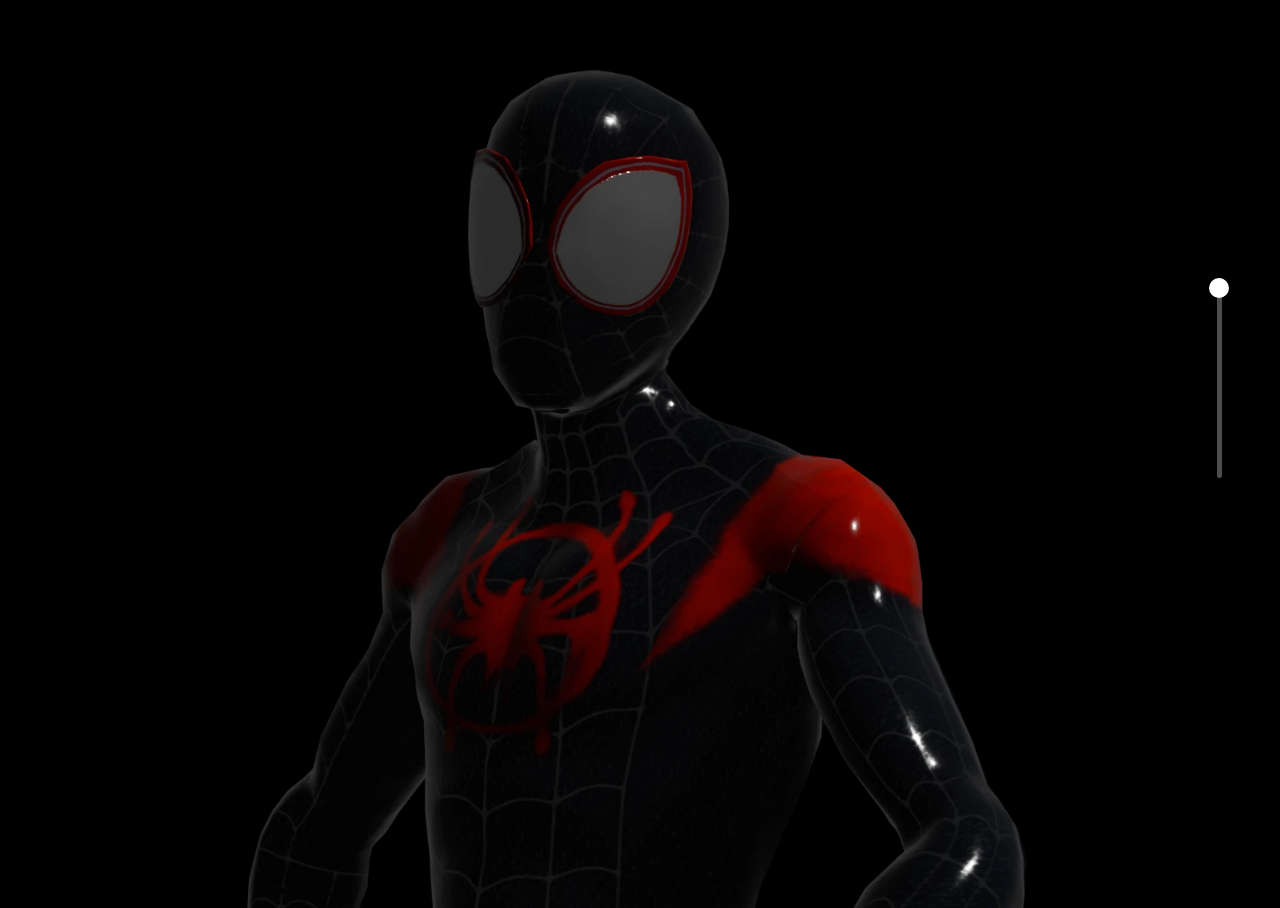
<file: testing/index.html>
<!DOCTYPE html>
<html lang="en">

<head>
  <meta charset="UTF-8">
  <meta name="viewport" content="width=device-width, initial-scale=1.0">
  <title>Spider</title>
  <script defer src="index.js"></script>
  <script defer src="scrollbar.js"></script>
  <link rel="stylesheet" href="./index.css">
</head>

<body>
  <div id="spiderman" class="spiderman"></div>
  <div class="scrollbar">
    <div class="tracker" id="tracker"></div>
  </div>

</body>

</html>
</file>
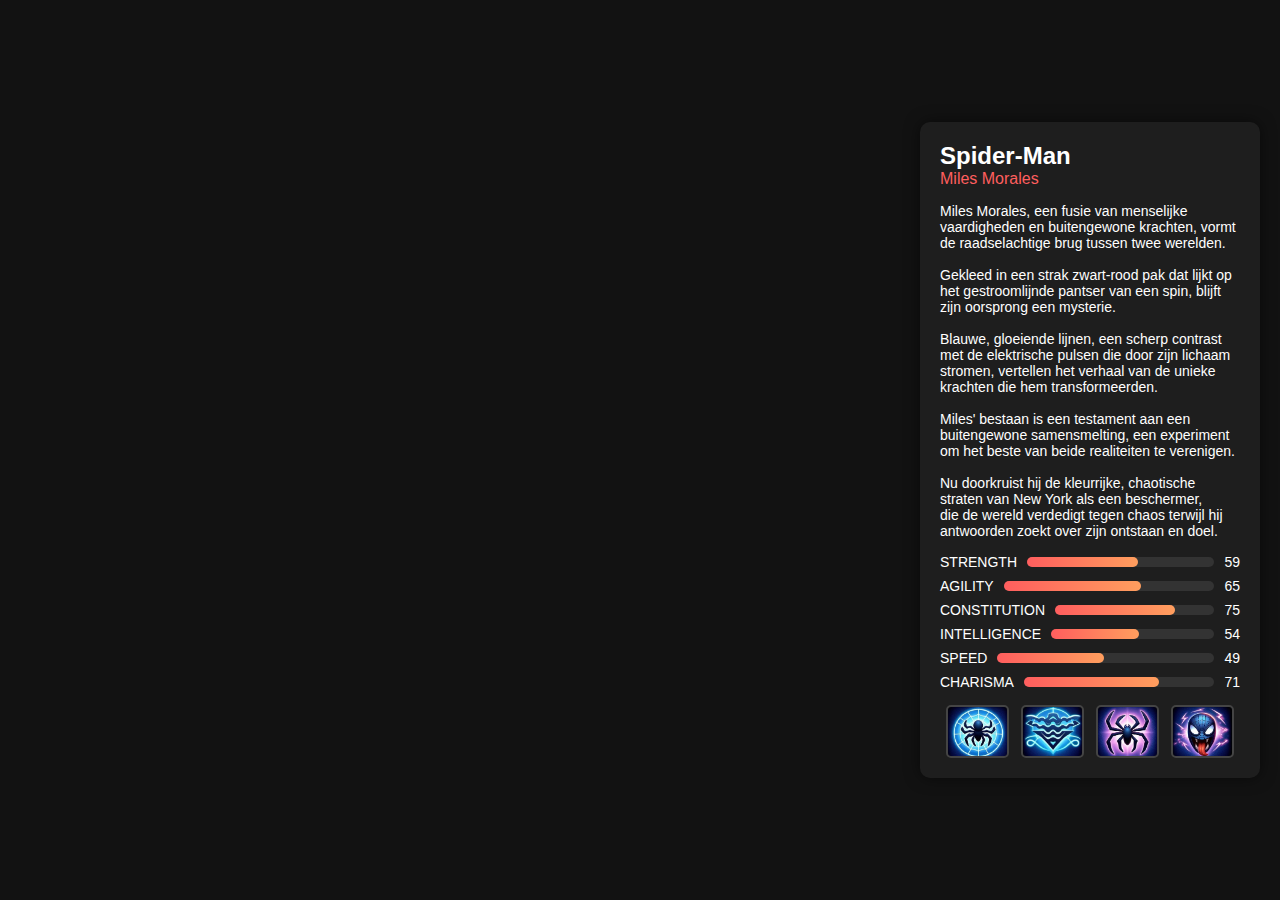
<file: ahmad.html>
<!DOCTYPE html>
<html lang="en">

<head>
  <meta charset="UTF-8">
  <meta name="viewport" content="width=device-width, initial-scale=1.0">
  <title>Character Info - Xerak</title>
  <link rel="stylesheet" href="./moviemaker/css/char-info.css">
</head>

<body>
  <div class="character-card">
    <div class="character-name">Spider-Man </div>
    <div class="character-role">Miles Morales</div>
    <div class="character-description">
      Miles Morales, een fusie van menselijke vaardigheden en buitengewone krachten, vormt de raadselachtige brug tussen
      twee werelden.<br><br> Gekleed in een strak zwart-rood pak dat lijkt op het gestroomlijnde pantser van een spin,
      blijft
      zijn oorsprong een mysterie.<br><br> Blauwe, gloeiende lijnen, een scherp contrast met de elektrische pulsen die
      door zijn
      lichaam stromen, vertellen het verhaal van de unieke krachten die hem transformeerden.<br><br> Miles' bestaan is
      een
      testament aan een buitengewone samensmelting, een experiment om het beste van beide realiteiten te
      verenigen.<br><br> Nu
      doorkruist hij de kleurrijke, chaotische straten van New York als een beschermer, <br>die de wereld verdedigt
      tegen
      chaos terwijl hij antwoorden zoekt over zijn ontstaan en doel.
    </div>
    <div class="attribute">
      <span>STRENGTH</span>
      <div class="bar">
        <div class="bar-inner" style="width: 59%;"></div>
      </div>
      <span>59</span>
    </div>
    <div class="attribute">
      <span>AGILITY</span>
      <div class="bar">
        <div class="bar-inner" style="width: 65%;"></div>
      </div>
      <span>65</span>
    </div>
    <div class="attribute">
      <span>CONSTITUTION</span>
      <div class="bar">
        <div class="bar-inner" style="width: 75%;"></div>
      </div>
      <span>75</span>
    </div>
    <div class="attribute">
      <span>INTELLIGENCE</span>
      <div class="bar">
        <div class="bar-inner" style="width: 54%;"></div>
      </div>
      <span>54</span>
    </div>
    <div class="attribute">
      <span>SPEED</span>
      <div class="bar">
        <div class="bar-inner" style="width: 49%;"></div>
      </div>
      <span>49</span>
    </div>
    <div class="attribute">
      <span>CHARISMA</span>
      <div class="bar">
        <div class="bar-inner" style="width: 71%;"></div>
      </div>
      <span>71</span>
    </div>
    <div class="skills">
      <div class="skill-icon" style="background-image: url('./moviemaker/media/superpower1.jpg');"></div>
      <div class="skill-icon" style="background-image: url('./moviemaker/media/superpower2.jpg');"></div>
      <div class="skill-icon" style="background-image: url('./moviemaker/media/superpower3.jpg');"></div>
      <div class="skill-icon" style="background-image: url('./moviemaker/media/superpower4.jpg');"></div>
    </div>
  </div>
</body>

</html>
</file>
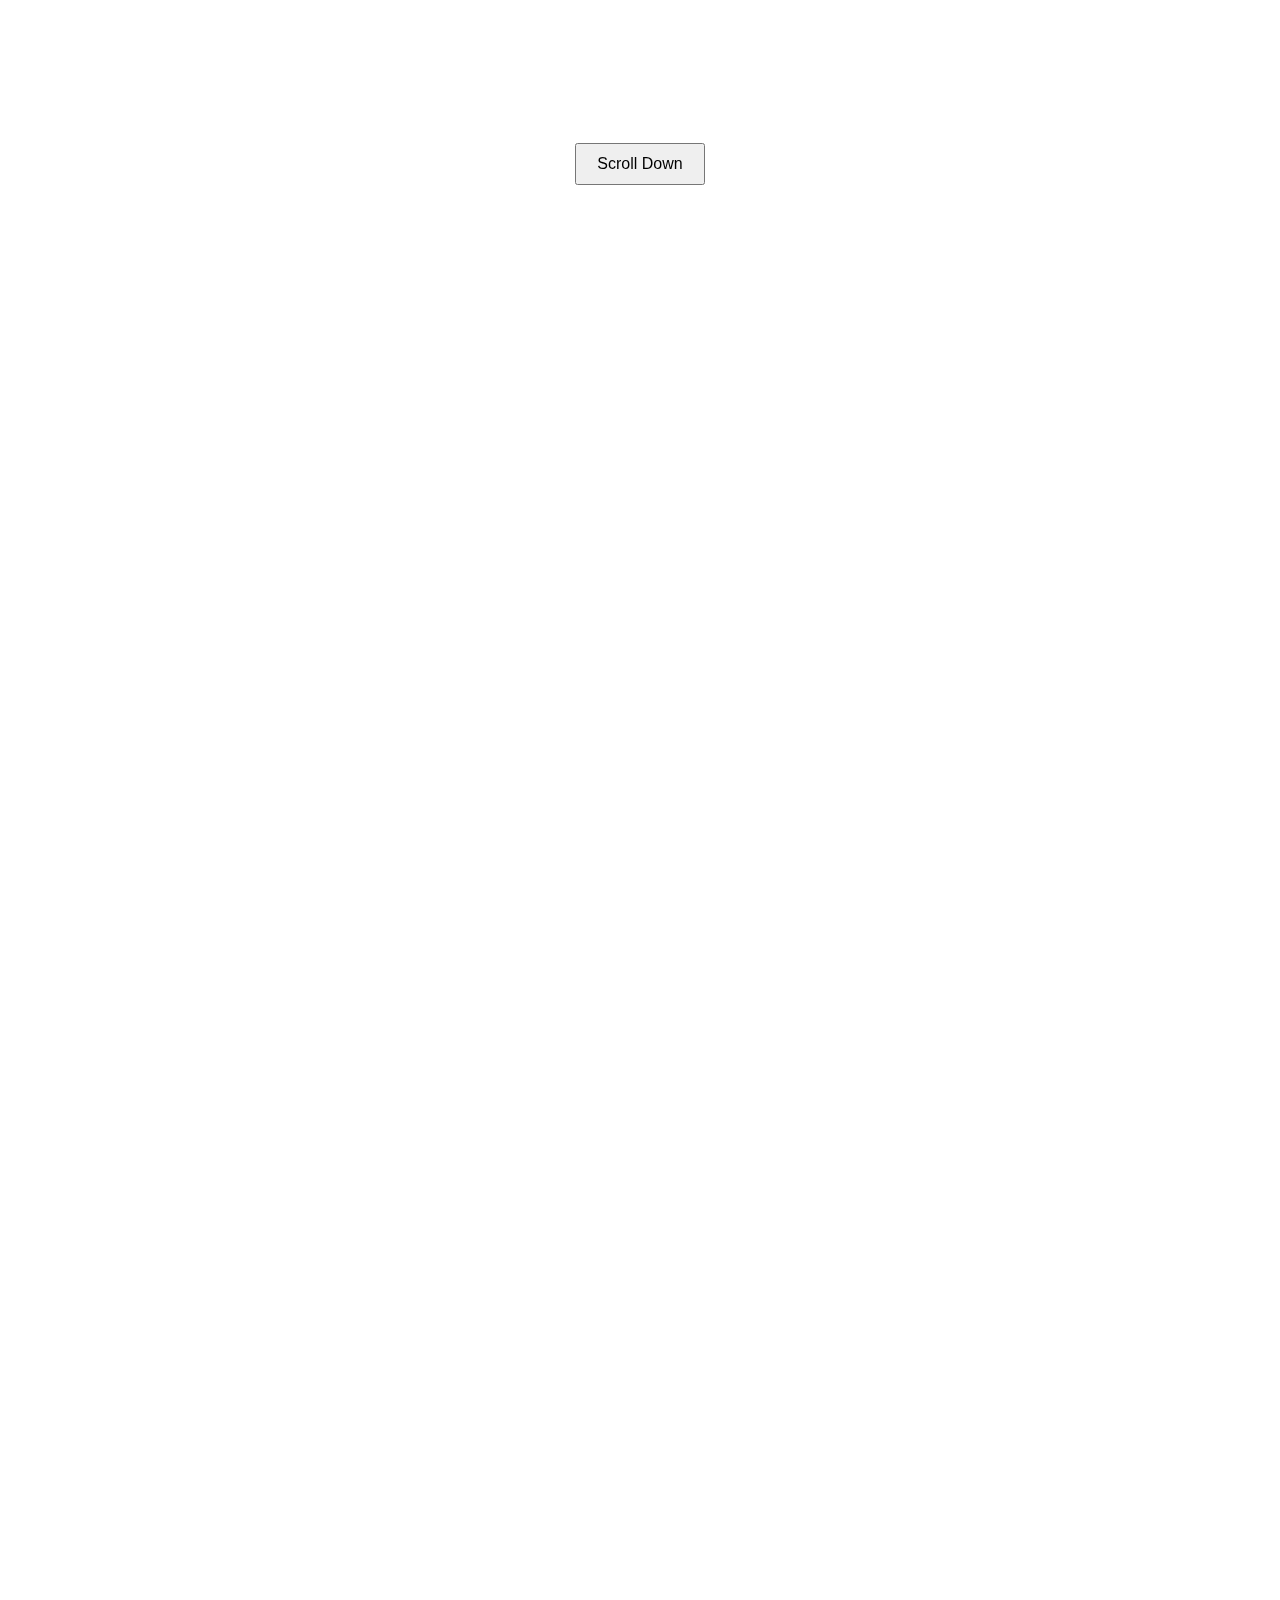
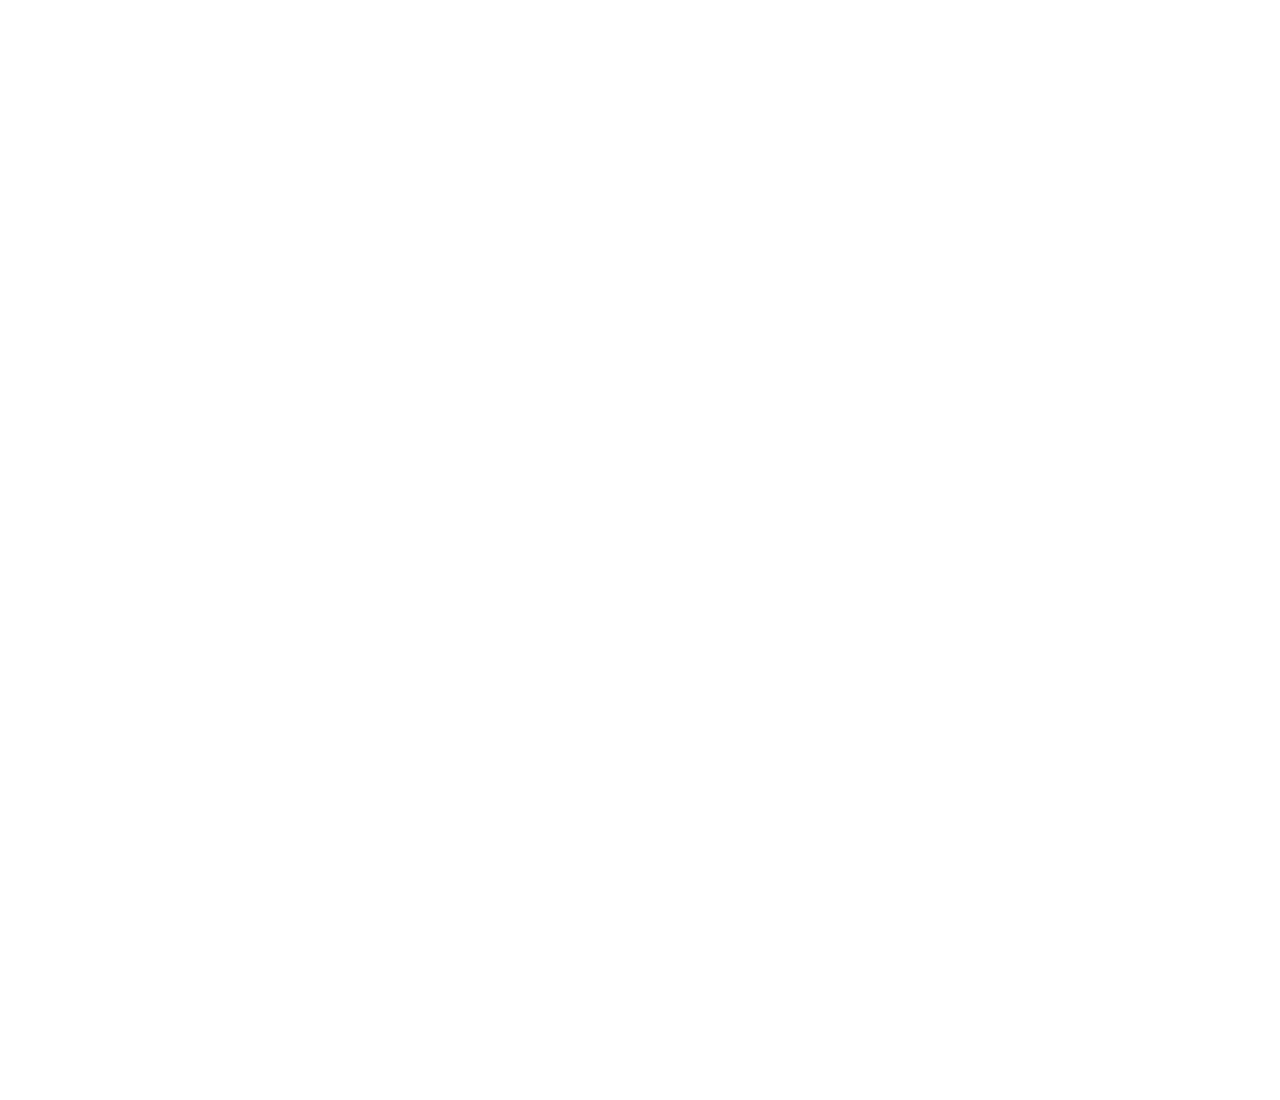
<file: testing/parallax.html>
<!DOCTYPE html>
<html lang="en">
<head>
    <meta charset="UTF-8">
    <meta name="viewport" content="width=device-width, initial-scale=1.0">
    <title>Parallax Effect</title>
    <link rel="stylesheet" href="parallax.css">
</head>
<body>
    <div class="parallax-container">
        <div class="parallax-bg" id="parallaxBg"></div>
        <div class="content">
            <h1>Parallax Effect</h1>
            <p>Scroll to see the effect</p>
            <button onclick="scrollEffect()">Scroll Down</button>
        </div>
    </div>
    <script defer src="parallax.js"></script>
</body>
</html>
</file>
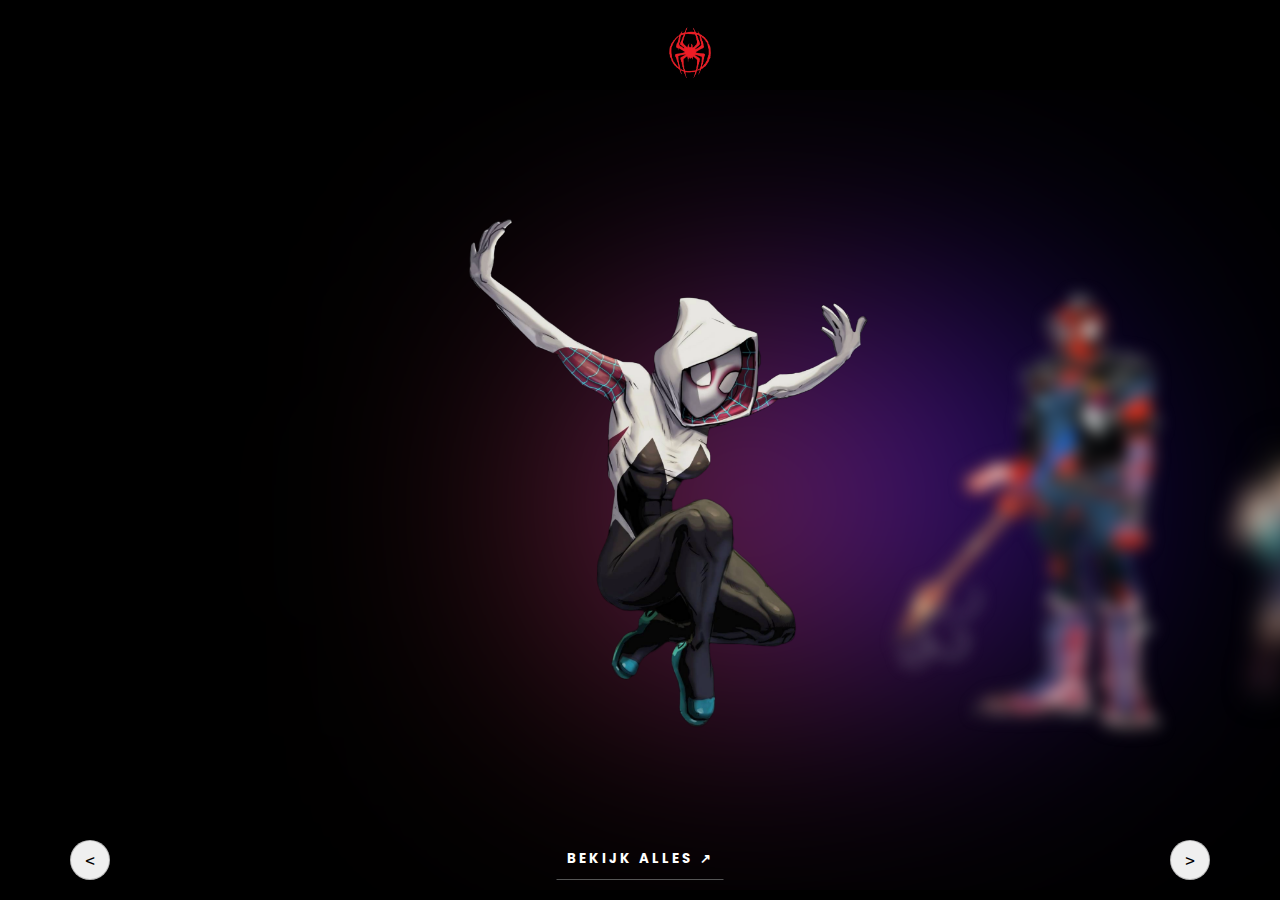
<file: moviemaker/pages/gallery.html>
<!DOCTYPE html>
<html lang="en">

<head>
    <meta charset="UTF-8">
    <meta name="viewport" content="width=device-width, initial-scale=1.0">
    <title>Gallry</title>
    <link rel="icon" type="image/x-icon" href="../media/logo.png">
    <link rel="stylesheet" href="../css/gallery.css">
</head>

<body>

    <header>
        <div>
            <a class="spider_logo" href="../index.html">
                <img class="logo_s" src="../media/logo.png" alt="logo"></a>
        </div>
    </header>
    <div class="carousel">
        <div class="list">
            <div class="item">
                <img src="../media/ben_reilly.png">
                <div class="introduce">
                    <div class="title">Andy Samberg</div>
                    <div class="topic">Ben Reilly</div>
                    <div class="des">
                        <!-- 20 lorem -->
                        Ben Reilly, ook bekend als de Scarlet Spider, is een kloon van Peter Parker gecreëerd door de
                        Jackal.

                        Hij draagt een kenmerkend rood kostuum met een blauwe hoodie en heeft dezelfde krachten als
                        Spider-Man, inclusief bovenmenselijke kracht, snelheid en het vermogen om muren te beklimmen.
                    </div>
                    <button class="seeMore">Bekijk meer &#8599</button>
                </div>
                <div class="detail">
                    <div class="title">Aerphone GHTK</div>
                    <div class="des">
                        <!-- lorem 50 -->
                        Ben Reilly, ook bekend als de Scarlet Spider, is een kloon van Peter Parker gecreëerd door de
                        Jackal.

                        Hij draagt een kenmerkend rood kostuum met een blauwe hoodie en heeft dezelfde krachten als
                        Spider-Man, inclusief bovenmenselijke kracht, snelheid en het vermogen om muren te beklimmen.

                        Ben is een complexe en tragische figuur, voortdurend op zoek naar zijn eigen identiteit en
                        plaats in de wereld.

                        Hij vecht om het nalatenschap van Spider-Man voort te zetten en bewijst keer op keer zijn waarde
                        als held.

                        Als Scarlet Spider is Ben een symbool van vastberadenheid en doorzettingsvermogen, en blijft hij
                        een belangrijk lid van de Spider-Verse.
                    </div>
                </div>
            </div>

            <div class="item">
                <img src="../media/gwen.png">
                <div class="introduce">
                    <div class="title">Gwen Stacy</div>
                    <div class="topic">Spider-Woman</div>
                    <div class="des">
                        <!-- 20 lorem -->
                        Gwen Stacy, een harmonie van gratie en kracht, beweegt zich moeiteloos door de schaduwen van de
                        stad.
                        Gekleed in een stralend wit pak met opvallende roze accenten, straalt ze zowel elegantie als
                        formidabele
                        vechtkunst uit.
                    </div>
                    <button class="seeMore">Bekijk meer &#8599</button>
                </div>
                <div class="detail">
                    <div class="title">Spider-Woman</div>
                    <div class="des">
                        <!-- lorem 50 -->
                        Gwen Stacy, een harmonie van gratie en kracht, beweegt zich moeiteloos door de schaduwen van de
                        stad.
                        Gekleed in een stralend wit pak met opvallende roze accenten, straalt ze zowel elegantie als
                        formidabele
                        vechtkunst uit.
                        Met haar acrobatische vaardigheden en verfijnde spinnenwebben, vormt ze een sierlijke maar
                        dodelijke kracht
                        in het strijdtoneel.
                        Gwen's verleden is gehuld in geheimen en verlies, maar haar vastberadenheid om het kwaad te
                        bestrijden is
                        onwankelbaar.
                        Nu slingert ze door de neonverlichte straten van New York, beschermend en rechtvaardig,
                        op zoek naar verlossing en balans in haar dubbele leven.
                    </div>
                </div>
            </div>

            <div class="item">
                <img src="../media/spiderpunk.png">
                <div class="introduce">
                    <div class="title">Daniel Kaluuya</div>
                    <div class="topic">Spider-Punk</div>
                    <div class="des">
                        <!-- 20 lorem -->
                        Spider-Punk, alias Hobart "Hobie" Brown, is een rebelse versie van Spider-Man uit een
                        alternatieve dimensie.
                        Hij draagt een punkrockkostuum met een mohawk en spijkerjasje en vecht tegen autoritaire
                        regimes.
                    </div>
                    <button class="seeMore">Bekijk meer &#8599</button>
                </div>
                <div class="detail">
                    <div class="title">Spider-Man 2099</div>
                    <div class="des">
                        <!-- lorem 50 -->

                        Spider-Punk, alias Hobart "Hobie" Brown, is een rebelse versie van Spider-Man uit een
                        alternatieve dimensie.

                        Hij draagt een punkrockkostuum met een mohawk en spijkerjasje en vecht tegen autoritaire
                        regimes.

                        Met zijn gitaar als wapen en een onconventionele aanpak, staat Hobie symbool voor vrijheid en
                        verzet.

                        Zijn energieke persoonlijkheid en punkattitude maken hem een unieke en opvallende figuur in de
                        Spider-Verse.

                        Als Spider-Punk brengt hij een frisse wind van rebellie en vastberadenheid, en laat hij zien dat
                        de
                        identiteit van Spider-Man vele vormen kan aannemen.
                    </div>
                </div>
            </div>

            <div class="item">
                <img src="../media/peni.png">
                <div class="introduce">
                    <div class="title">Kimiko Glenn</div>
                    <div class="topic">Peni-Parker</div>
                    <div class="des">
                        <!-- 20 lorem -->
                        Peni Parker, een jong technologisch wonderkind, bestuurt met ongeëvenaarde behendigheid haar
                        mechanische
                        Spider Society-suit.
                        Haar pak, een robuuste combinatie van rood en blauw, wordt geaccentueerd door stralende
                        neonlichten die haar
                        futuristische oorsprong benadrukken.
                    </div>
                    <button class="seeMore">Bekijk meer &#8599</button>
                </div>
                <div class="detail">
                    <div class="title">spider-Society</div>
                    <div class="des">
                        <!-- lorem 50 -->
                        Peni Parker, een jong technologisch wonderkind, bestuurt met ongeëvenaarde behendigheid haar
                        mechanische
                        Spider Society-suit.

                        Haar pak, een robuuste combinatie van rood en blauw, wordt geaccentueerd door stralende
                        neonlichten die haar
                        futuristische oorsprong benadrukken.

                        Dankzij haar telepathische verbinding met de mechanische spin, verdedigt ze de stad met precisie
                        en
                        intelligentie.

                        Peni's verleden is doordrenkt van wetenschappelijke experimenten en een erfenis van
                        heldhaftigheid van haar
                        vader.

                        Nu zweeft ze boven de bruisende straten van New York,een symbool van technologie en moed,
                        vastberaden om de stad te beschermen terwijl ze haar eigen pad als heldin uitstippelt.
                    </div>

                </div>
            </div>

            <div class="item">
                <img src="../media/noir.png">
                <div class="introduce">
                    <div class="title">Nicolas Cage</div>
                    <div class="topic">Spider-Man Noir</div>
                    <div class="des">
                        <!-- 20 lorem -->
                        Spider-Man Noir, gehuld in duisternis en mysterie, navigeert door de schaduwrijke steegjes van
                        een
                        alternatief New York.

                        Zijn kostuum, een sombere mix van diep zwart en dof grijs, reflecteert zijn donkere en
                        compromisloze aanpak
                        van misdaadbestrijding.
                    </div>
                    <button class="seeMore">Bekijk meer &#8599</button>
                </div>
                <div class="detail">
                    <div class="title">Aerphone GHTK</div>
                    <div class="des">
                        <!-- lorem 50 -->
                        Spider-Man Noir, gehuld in duisternis en mysterie, navigeert door de schaduwrijke steegjes van
                        een
                        alternatief New York.

                        Zijn kostuum, een sombere mix van diep zwart en dof grijs, reflecteert zijn donkere en
                        compromisloze aanpak
                        van misdaadbestrijding.
                        Met zijn scherpzinnige detectivevaardigheden en ongeëvenaarde gevechtskunst, laat hij zijn
                        vijanden achter
                        in een waas van onzekerheid.

                        Spider-Man Noir's oorsprong is geweven in de schaduwen van een stad verstrikt in corruptie en
                        criminaliteit,
                        waar rechtvaardigheid schaars is.

                        Nu patrouilleert hij de verduisterde straten als een mysterieuze beschermer,
                        die de duisternis bestrijdt met vastberadenheid en een onwrikbaar geloof in gerechtigheid, in
                        een
                        eindeloze strijd voor een betere wereld.
                    </div>

                </div>
            </div>

            <div class="item">
                <img src="../media/miles.png">
                <div class="introduce">
                    <div class="title">Miles Morales</div>
                    <div class="topic">Spider-Man</div>
                    <div class="des">
                        <!-- 20 lorem -->
                        Miles Morales, een fusie van menselijke vaardigheden en buitengewone krachten, vormt de
                        raadselachtige brug
                        tussen
                        twee werelden.
                    </div>
                    <button class="seeMore">Bekijk meer &#8599</button>
                </div>
                <div class="detail">
                    <div class="title">Spider-Man</div>
                    <div class="des">
                        <!-- lorem 50 -->
                        Miles Morales, een fusie van menselijke vaardigheden en buitengewone krachten, vormt de
                        raadselachtige brug
                        tussen
                        twee werelden. Gekleed in een strak zwart-rood pak dat lijkt op het gestroomlijnde pantser van
                        een
                        spin,
                        blijft
                        zijn oorsprong een mysterie. Blauwe, gloeiende lijnen, een scherp contrast met de elektrische
                        pulsen
                        die
                        door zijn
                        lichaam stromen, vertellen het verhaal van de unieke krachten die hem transformeerden. Miles'
                        bestaan is
                        een
                        testament aan een buitengewone samensmelting, een experiment om het beste van beide realiteiten
                        te
                        verenigen. Nu
                        doorkruist hij de kleurrijke, chaotische straten van New York als een beschermer, die de wereld
                        verdedigt
                        tegen
                        chaos terwijl hij antwoorden zoekt over zijn ontstaan en doel.
                    </div>
                </div>
            </div>
        </div>
        <div class="arrows">
            <button id="prev">
                < </button>
                    <button id="next">></button>
                    <button id="back">BEKIJK ALLES &#8599</button>
        </div>
    </div>



    <script src="../js/gallery.js"></script>
</body>

</html>
</file>
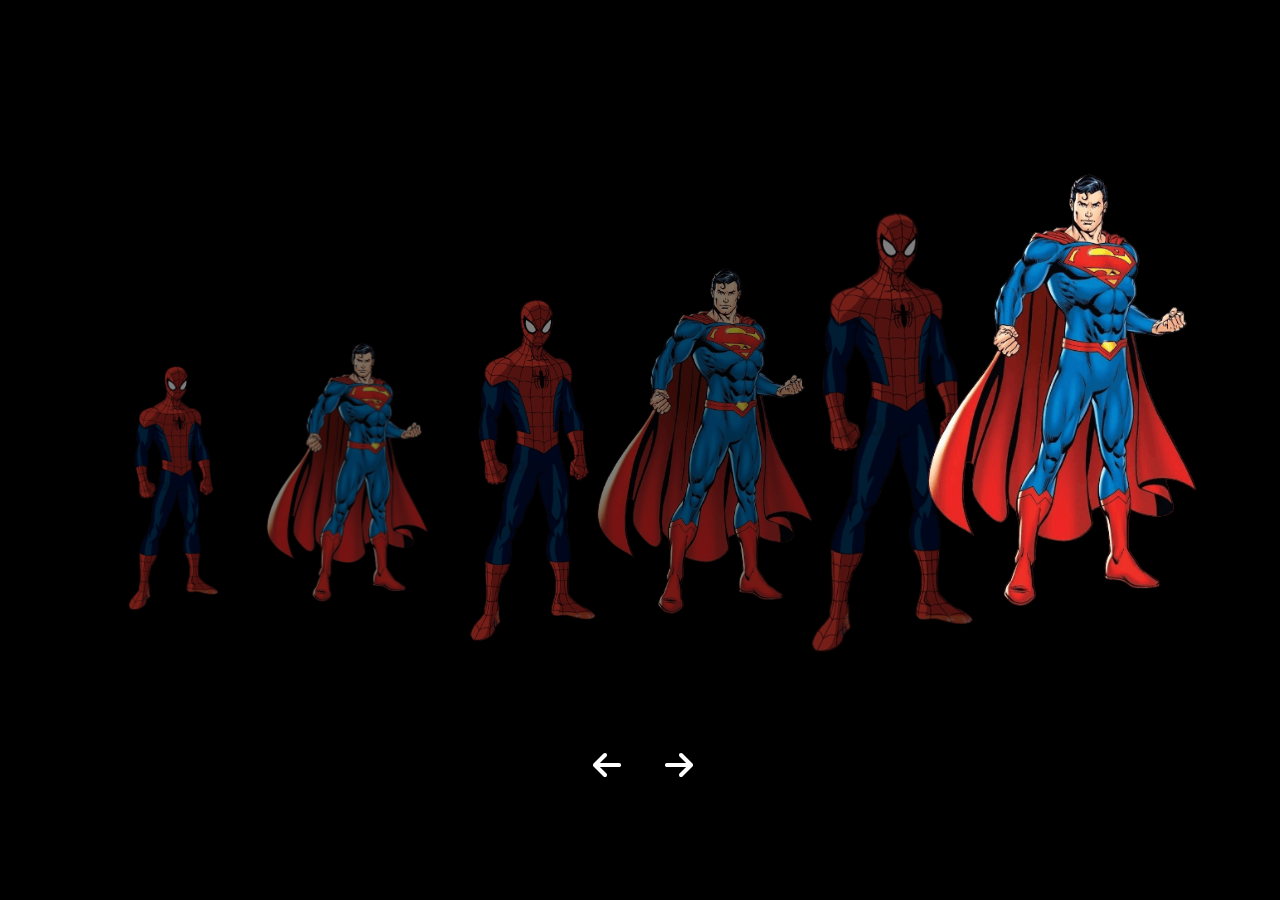
<file: testing/pages/gallery.html>
<!DOCTYPE html>
<html lang="en">

<head>
    <meta charset="UTF-8">
    <meta name="viewport" content="width=device-width, initial-scale=1.0">
    <script src="../js/gallery.js" defer></script>
    <link rel="stylesheet" href="https://cdnjs.cloudflare.com/ajax/libs/font-awesome/6.5.2/css/all.min.css">
    <title>Character Showcase</title>
    <link rel="stylesheet" href="../css/gallery.css">
    <link rel="icon" type="image/x-icon" href="../media/file.png">
</head>

<body>
    <div class="background"></div>
    <div class="galleryWrapper">
        <div id="galleryContainer" class="gallery"></div>
        <div class="char-info">
            <div id="characterCard" class="character-card"></div>
        </div>
        <div class="button-container">
            <i id="prev" class="fa-solid fa-arrow-left fa-2xl" onclick="prevCharacter()"></i>
            <i id="next" class="fa-solid fa-arrow-right fa-2xl" onclick="nextCharacter()"></i>
        </div>
    </div>
</body>

</html>
</file>
<file: testing/index.css>
.spiderman {
  width: 100vw;
  height: 100vh;
  position: absolute;
  background-size: cover !important;
  background-position: center center !important;
  background-repeat: no-repeat !important;
  top: 0;
  left: 0;
}
body {
  position: relative;
  background-color: black;
  overflow: hidden;
}

.scrollbar {
  height: 200px;
  width: 5px;
  background: rgba(255, 255, 255, 0.3);
  position: absolute;
  right: 50px;
  top: 30vh;
  border-radius: 10px;
}
.tracker {
  width: 20px;
  height: 20px;
  background-color: white;
  border-radius: 50%;
  position: absolute;
  right: -7px;
}
</file>
<file: moviemaker/css/char-info.css>
body {
  font-family: Arial, sans-serif;
  background-color: #121212;
  color: #fff;
  margin: 0;
  height: 100vh;
  display: flex;
  justify-content: flex-end; /* Align items to the right */
  align-items: center; /* Center items vertically */
  padding-right: 20px; /* Add some padding to the right */
}

.character-card {
  background-color: #1e1e1e;
  padding: 20px;
  border-radius: 10px;
  width: 300px;
  box-shadow: 0 0 15px rgba(0, 0, 0, 0.5);
}

.character-name {
  font-size: 24px;
  font-weight: bold;
}

.character-role {
  font-size: 16px;
  color: #ff5e5e;
  margin-bottom: 15px;
}

.character-description {
  font-size: 14px;
  margin-bottom: 15px;
}

.attribute {
  display: flex;
  justify-content: space-between;
  align-items: center;
  margin-bottom: 8px;
}

.attribute span {
  font-size: 14px;
}

.bar {
  flex-grow: 1;
  background-color: #333;
  height: 10px;
  margin: 0 10px;
  border-radius: 5px;
  position: relative;
}

.bar-inner {
  height: 100%;
  border-radius: 5px;
  background: linear-gradient(90deg, #ff5e5e, #ff9e5e);
  position: absolute;
  top: 0;
  left: 0;
}

.skills {
  display: flex;
  justify-content: space-around;
  margin-top: 15px;
}

.skill-icon {
  width: 59px;
  height: 49px;
  border: 2px solid #444;
  border-radius: 5px;
  background-size: cover;
}

.char-info {
  display: flex;
  align-items: center;
  width: 30%; /* Adjust width as needed */
}

/* Responsive styles */
@media (max-width: 1200px) {
  .char-info {
    width: 40%;
  }

  .character-card {
    width: 100%;
  }
}

@media (max-width: 768px) {
  .char-info {
    width: 100%;
    justify-content: center; /* Center the character card */
  }

  .character-card {
    width: 90%;
  }
}

@media (max-width: 480px) {
  .char-info {
    padding: 10px;
  }

  .character-card {
    width: 100%;
    padding: 10px;
  }
}
</file>
<file: testing/parallax.css>
.container {
  position: relative;
  width: 100%;
  height: 100vh;
  overflow: hidden;
  perspective: 1px;
}

.parallax-bg {
  position: absolute;
  top: 0;
  left: 0;
  width: 100%;
  height: 200%;
  background: url('https://wallpapercave.com/wp/wp8719126.png') no-repeat center center;
  background-size: cover;
  transform: translateZ(-1px) scale(2);
  z-index: -1;
}

.content {
  position: relative;
  z-index: 1;
  text-align: center;
  padding: 20px;
}

h1, p {
  color: white;
  margin: 20px 0;
}

button {
  padding: 10px 20px;
  font-size: 16px;
  cursor: pointer;
}
</file>
<file: moviemaker/css/gallery.css>
@import url("https://fonts.googleapis.com/css2?family=Poppins:ital,wght@0,100;0,200;0,300;0,400;0,500;0,600;0,700;0,800;0,900;1,100;1,200;1,300;1,400;1,500;1,600;1,700;1,800;1,900&display=swap");
body {
  margin: 0;
  background-color: #000000;
  font-family: Poppins;
  color: white;
}

:root {
  --item1-transform: translateX(-100%) translateY(-5%) scale(1.5);
  --item1-filter: blur(30px);
  --item1-zIndex: 11;
  --item1-opacity: 0;

  --item2-transform: translateX(0);
  --item2-filter: blur(0px);
  --item2-zIndex: 10;
  --item2-opacity: 1;

  --item3-transform: translate(50%, 10%) scale(0.8);
  --item3-filter: blur(10px);
  --item3-zIndex: 9;
  --item3-opacity: 1;

  --item4-transform: translate(90%, 20%) scale(0.5);
  --item4-filter: blur(30px);
  --item4-zIndex: 8;
  --item4-opacity: 1;

  --item5-transform: translate(120%, 30%) scale(0.3);
  --item5-filter: blur(40px);
  --item5-zIndex: 7;
  --item5-opacity: 0;
}
header {
  width: 1140px;
  max-width: 90%;
  display: flex;
  justify-content: space-around;
  margin: auto;
  height: 50px;
  align-items: center;
  margin-bottom: 90px;
  flex-direction: row;
  background-color: trans;
}
/*logo*/
.spider_logo img {
  display: flex;
  justify-content: center;
  position: fixed;
  width: 100px;
  transition: transform 0.9s;
  /* Animation */
}
.spider_logo img:hover {
  transform: scale(1.5);
  /* (150% zoom - Note: if the zoom is too large, it will go outside of the viewport) */
}
/* carousel */
.carousel {
  position: relative;
  height: 800px;
  overflow: hidden;
  margin-top: -50px;
}
.carousel .list {
  position: absolute;
  width: 1140px;
  max-width: 90%;
  height: 80%;
  left: 50%;
  transform: translateX(-50%);
}
.carousel .list .item {
  position: absolute;
  left: 0%;
  width: 70%;
  height: 100%;
  font-size: 15px;
  transition: left 0.5s, opacity 0.5s, width 0.5s;
}
.carousel .list .item:nth-child(n + 6) {
  opacity: 0;
}
.carousel .list .item:nth-child(2) {
  z-index: 10;
  transform: translateX(0);
}
.carousel .list .item img {
  height: inherit;
  width: 50%;
  position: absolute;
  right: 0;
  top: 50%;
  transform: translateY(-50%);
  transition: right 1.5s;
}

.carousel .list .item .introduce {
  opacity: 0;
  pointer-events: none;
}
.carousel .list .item:nth-child(2) .introduce {
  opacity: 1;
  pointer-events: auto;
  width: 400px;
  position: absolute;
  top: 50%;
  transform: translateY(-50%);
  transition: opacity 0.5s;
}
.carousel .list .item .introduce .title {
  font-size: 2em;
  font-weight: 500;
  line-height: 1em;
}
.carousel .list .item .introduce .topic {
  font-size: 4em;
  font-weight: 500;
}
.carousel .list .item .introduce .des {
  font-size: small;
  color: rgb(255, 255, 255);
}
.carousel .list .item .introduce .seeMore {
  font-family: Poppins;
  margin-top: 1.2em;
  padding: 5px 0;
  border: none;
  border-bottom: 1px solid #555;
  background-color: transparent;
  font-weight: bold;
  letter-spacing: 3px;
  transition: background 0.5s;
  color: white;
  cursor: pointer;
}
.carousel .list .item .introduce .seeMore:hover {
  background: #ffffff3a;
  border-radius: 10px 10px 10px 10px;
  transition: 1.1s;
}
.carousel .list .item:nth-child(1) {
  transform: var(--item1-transform);
  filter: var(--item1-filter);
  z-index: var(--item1-zIndex);
  opacity: var(--item1-opacity);
  pointer-events: none;
}
.carousel .list .item:nth-child(3) {
  transform: var(--item3-transform);
  filter: var(--item3-filter);
  z-index: var(--item3-zIndex);
}
.carousel .list .item:nth-child(4) {
  transform: var(--item4-transform);
  filter: var(--item4-filter);
  z-index: var(--item4-zIndex);
}
.carousel .list .item:nth-child(5) {
  transform: var(--item5-transform);
  filter: var(--item5-filter);
  opacity: var(--item5-opacity);
  pointer-events: none;
}
/* animation text in item2 */
.carousel .list .item:nth-child(2) .introduce .title,
.carousel .list .item:nth-child(2) .introduce .topic,
.carousel .list .item:nth-child(2) .introduce .des,
.carousel .list .item:nth-child(2) .introduce .seeMore {
  opacity: 0;
  animation: showContent 0.5s 1s ease-in-out 1 forwards;
}
@keyframes showContent {
  from {
    transform: translateY(-30px);
    filter: blur(10px);
  }
  to {
    transform: translateY(0);
    opacity: 1;
    filter: blur(0px);
  }
}
.carousel .list .item:nth-child(2) .introduce .topic {
  animation-delay: 1.2s;
}
.carousel .list .item:nth-child(2) .introduce .des {
  animation-delay: 1.4s;
}
.carousel .list .item:nth-child(2) .introduce .seeMore {
  animation-delay: 1.6s;
}
/* next click */
.carousel.next .item:nth-child(1) {
  animation: transformFromPosition2 0.5s ease-in-out 1 forwards;
}
@keyframes transformFromPosition2 {
  from {
    transform: var(--item2-transform);
    filter: var(--item2-filter);
    opacity: var(--item2-opacity);
  }
}
.carousel.next .item:nth-child(2) {
  animation: transformFromPosition3 0.7s ease-in-out 1 forwards;
}
@keyframes transformFromPosition3 {
  from {
    transform: var(--item3-transform);
    filter: var(--item3-filter);
    opacity: var(--item3-opacity);
  }
}
.carousel.next .item:nth-child(3) {
  animation: transformFromPosition4 0.9s ease-in-out 1 forwards;
}
@keyframes transformFromPosition4 {
  from {
    transform: var(--item4-transform);
    filter: var(--item4-filter);
    opacity: var(--item4-opacity);
  }
}
.carousel.next .item:nth-child(4) {
  animation: transformFromPosition5 1.1s ease-in-out 1 forwards;
}
@keyframes transformFromPosition5 {
  from {
    transform: var(--item5-transform);
    filter: var(--item5-filter);
    opacity: var(--item5-opacity);
  }
}
/* previous */
.carousel.prev .list .item:nth-child(5) {
  animation: transformFromPosition4 0.5s ease-in-out 1 forwards;
}
.carousel.prev .list .item:nth-child(4) {
  animation: transformFromPosition3 0.7s ease-in-out 1 forwards;
}
.carousel.prev .list .item:nth-child(3) {
  animation: transformFromPosition2 0.9s ease-in-out 1 forwards;
}
.carousel.prev .list .item:nth-child(2) {
  animation: transformFromPosition1 1.1s ease-in-out 1 forwards;
}
@keyframes transformFromPosition1 {
  from {
    transform: var(--item1-transform);
    filter: var(--item1-filter);
    opacity: var(--item1-opacity);
  }
}

/* detail  */
.carousel .list .item .detail {
  opacity: 0;
  pointer-events: none;
}
/* showDetail */
.carousel.showDetail .list .item:nth-child(3),
.carousel.showDetail .list .item:nth-child(4) {
  left: 100%;
  opacity: 0;
  pointer-events: none;
}
.carousel.showDetail .list .item:nth-child(2) {
  width: 100%;
}
.carousel.showDetail .list .item:nth-child(2) .introduce {
  opacity: 0;
  pointer-events: none;
}
.carousel.showDetail .list .item:nth-child(2) img {
  right: 50%;
}
.carousel.showDetail .list .item:nth-child(2) .detail {
  opacity: 1;
  width: 50%;
  position: absolute;
  right: 0;
  top: 50%;
  transform: translateY(-50%);
  text-align: right;
  pointer-events: auto;
}
.carousel.showDetail .list .item:nth-child(2) .detail .title {
  font-size: 4em;
}
.carousel.showDetail .list .item:nth-child(2) .detail .specifications {
  display: flex;
  gap: 10px;
  width: 100%;
  border-top: 1px solid #5553;
  margin-top: 20px;
}
.carousel.showDetail .list .item:nth-child(2) .detail .specifications div {
  width: 90px;
  text-align: center;
  flex-shrink: 0;
}
.carousel.showDetail
  .list
  .item:nth-child(2)
  .detail
  .specifications
  div
  p:nth-child(1) {
  font-weight: bold;
}
.carousel.carousel.showDetail .list .item:nth-child(2) .checkout button {
  font-family: Poppins;
  background-color: transparent;
  border: 1px solid #5555;
  margin-left: 5px;
  padding: 5px 10px;
  letter-spacing: 2px;
  font-weight: 500;
}
.carousel.carousel.showDetail
  .list
  .item:nth-child(2)
  .checkout
  button:nth-child(2) {
  background-color: #693eff;
  color: #ffffff;
}
.carousel.showDetail .list .item:nth-child(2) .detail .title,
.carousel.showDetail .list .item:nth-child(2) .detail .des,
.carousel.showDetail .list .item:nth-child(2) .detail .specifications,
.carousel.showDetail .list .item:nth-child(2) .detail .checkout {
  opacity: 0;
  animation: showContent 0.5s 1s ease-in-out 1 forwards;
}
.carousel.showDetail .list .item:nth-child(2) .detail .des {
  animation-delay: 1.2s;
}
.carousel.showDetail .list .item:nth-child(2) .detail .specifications {
  animation-delay: 1.4s;
}
.carousel.showDetail .list .item:nth-child(2) .detail .checkout {
  animation-delay: 1.6s;
}
.arrows {
  position: absolute;
  bottom: 10px;
  width: 1140px;
  max-width: 90%;
  display: flex;
  justify-content: space-between;
  left: 50%;
  transform: translateX(-50%);
}
#prev,
#next {
  width: 40px;
  height: 40px;
  border-radius: 50%;
  font-family: monospace;
  border: 1px solid #5555;
  font-size: large;
  bottom: 20%;
  left: 10%;
  cursor: pointer;
}
#next {
  left: unset;
  right: 10%;
}
#back {
  position: absolute;
  z-index: 100;
  bottom: 0%;
  left: 50%;
  transform: translateX(-50%);
  border: none;
  border-bottom: 1px solid #555;
  font-family: Poppins;
  font-weight: bold;
  letter-spacing: 3px;
  background-color: transparent;
  padding: 10px;
  /* opacity: 0; */
  transition: opacity 0.5s;
  color: white;
  cursor: pointer;
}
.carousel.showDetail #back {
  opacity: 1;
}
.carousel.showDetail #prev,
.carousel.showDetail #next {
  opacity: 0;
  pointer-events: none;
}
.carousel::before {
  width: 500px;
  height: 300px;
  content: "";
  background-image: linear-gradient(70deg, #dc422a, blue);
  position: absolute;
  z-index: -1;
  border-radius: 50% 80% 80% 10%;
  filter: blur(150px);
  top: 50%;
  left: 50%;
  transform: translate(-10%, -50%);
  transition: 1s;
}
.carousel.showDetail::before {
  transform: translate(-100%, -50%) rotate(90deg);
  filter: blur(130px);
}
@media screen and (max-width: 991px) {
  /* ipad, tablets */
  .carousel .list .item {
    width: 90%;
  }
  .carousel.showDetail .list .item:nth-child(2) .detail .specifications {
    overflow: auto;
  }
  .carousel.showDetail .list .item:nth-child(2) .detail .title {
    font-size: 2em;
  }
}
@media screen and (max-width: 767px) {
  /* mobile */
  .carousel .list .item img {
    height: auto;
  }
  .carousel {
    height: 600px;
  }
  .carousel .list .item {
    width: 100%;
    font-size: 10px;
  }

  .carousel .list {
    height: 100%;
  }
  .carousel .list .item:nth-child(2) .introduce {
    width: 50%;
  }

  .carousel .list .item img {
    width: 40%;
  }
  .carousel.showDetail .list .item:nth-child(2) .detail {
    backdrop-filter: blur(10px);
    font-size: small;
  }
  .carousel .list .item:nth-child(2) .introduce .des,
  .carousel.showDetail .list .item:nth-child(2) .detail .des {
    height: 100px;
    overflow: auto;
  }
  .carousel.showDetail .list .item:nth-child(2) .detail .checkout {
    display: flex;
    width: max-content;
    float: right;
  }
}
</file>
<file: testing/css/gallery.css>
body,
html {
  margin: 0;
  padding: 0;
  width: 100%;
  height: 100%;
  overflow: hidden;
  display: flex;
  justify-content: center;
  align-items: flex-start;
  flex-direction: column;
  font-family: Arial, sans-serif;
}

.background {
  position: fixed;
  top: 0;
  left: 0;
  width: 100%;
  height: 100%;
  z-index: -1;
  background-color: black;
}

.carousel {
  display: flex;
  justify-content: center;
  align-items: center;
  position: relative;
  width: 100%;
  height: 60%;
  perspective: 1000px;
}

.character {
  position: absolute;
  width: 200px;
  height: 300px;
  opacity: 0.5;
  transition: transform 0.5s, opacity 0.5s;
}

.character img {
  width: 100%;
  height: 100%;
  object-fit: contain;
}

.character.active {
  transform: scale(1.5);
  opacity: 1;
  z-index: 1;
}

/* CSS for animations */
.character {
  transition: transform 0.5s ease-in-out;
}

@keyframes zoomIn {
  from {
    transform: scale(0.8);
  }

  to {
    transform: scale(1);
  }
}

@keyframes zoomOut {
  from {
    transform: scale(1);
  }

  to {
    transform: scale(0.8);
  }
}

.zoom-in {
  animation: zoomIn 0.5s forwards;
}

.zoom-out {
  animation: zoomOut 0.5s forwards;
}

.button-container {
  display: flex;
  justify-content: space-between;
  align-items: center;
  width: 100px;
  margin-top: 20px;
}

.button-container i {
  font-size: 32px;
  /* Adjust font-size to your preference */
  cursor: pointer;
  background-color: white;
}

.info-container {
  position: fixed;
  top: 50%;
  right: 20px;
  transform: translateY(-50%);
  width: 300px;
  background-color: rgba(255, 255, 255, 0.8);
  /* Background color with transparency */
  padding: 20px;
  border-radius: 8px;
  box-shadow: 0 0 20px rgba(0, 0, 0, 0.1);
  /* Shadow for the container */
}

.info {
  display: none;
  /* Hide all info-boxes by default */
}

.info.active {
  display: block;
  /* Show only the active info-box */
}

.info h2 {
  font-size: 18px;
  margin-bottom: 10px;
}

.info p {
  margin: 0;
  font-size: 14px;
}

.galleryWrapper {
  display: flex;
  flex-direction: column;
  align-items: center;
}

.gallery {
  display: flex;
  width: 80%;
  height: 600px;
  justify-content: flex-start;
  align-items: center;
  box-shadow: 101px 22px 102px 25px rgba(0, 0, 0, 0.6) inset;
  -webkit-box-shadow: 101px 22px 102px 25px rgba(0, 0, 0, 0.6) inset;
  -moz-box-shadow: 101px 22px 102px 25px rgba(0, 0, 0, 0.6) inset;
  border-radius: 15px;
  overflow: clip;
  padding: 5px;
  position: relative;
}

#prev,
#next {
  color: white;
}
</file>
